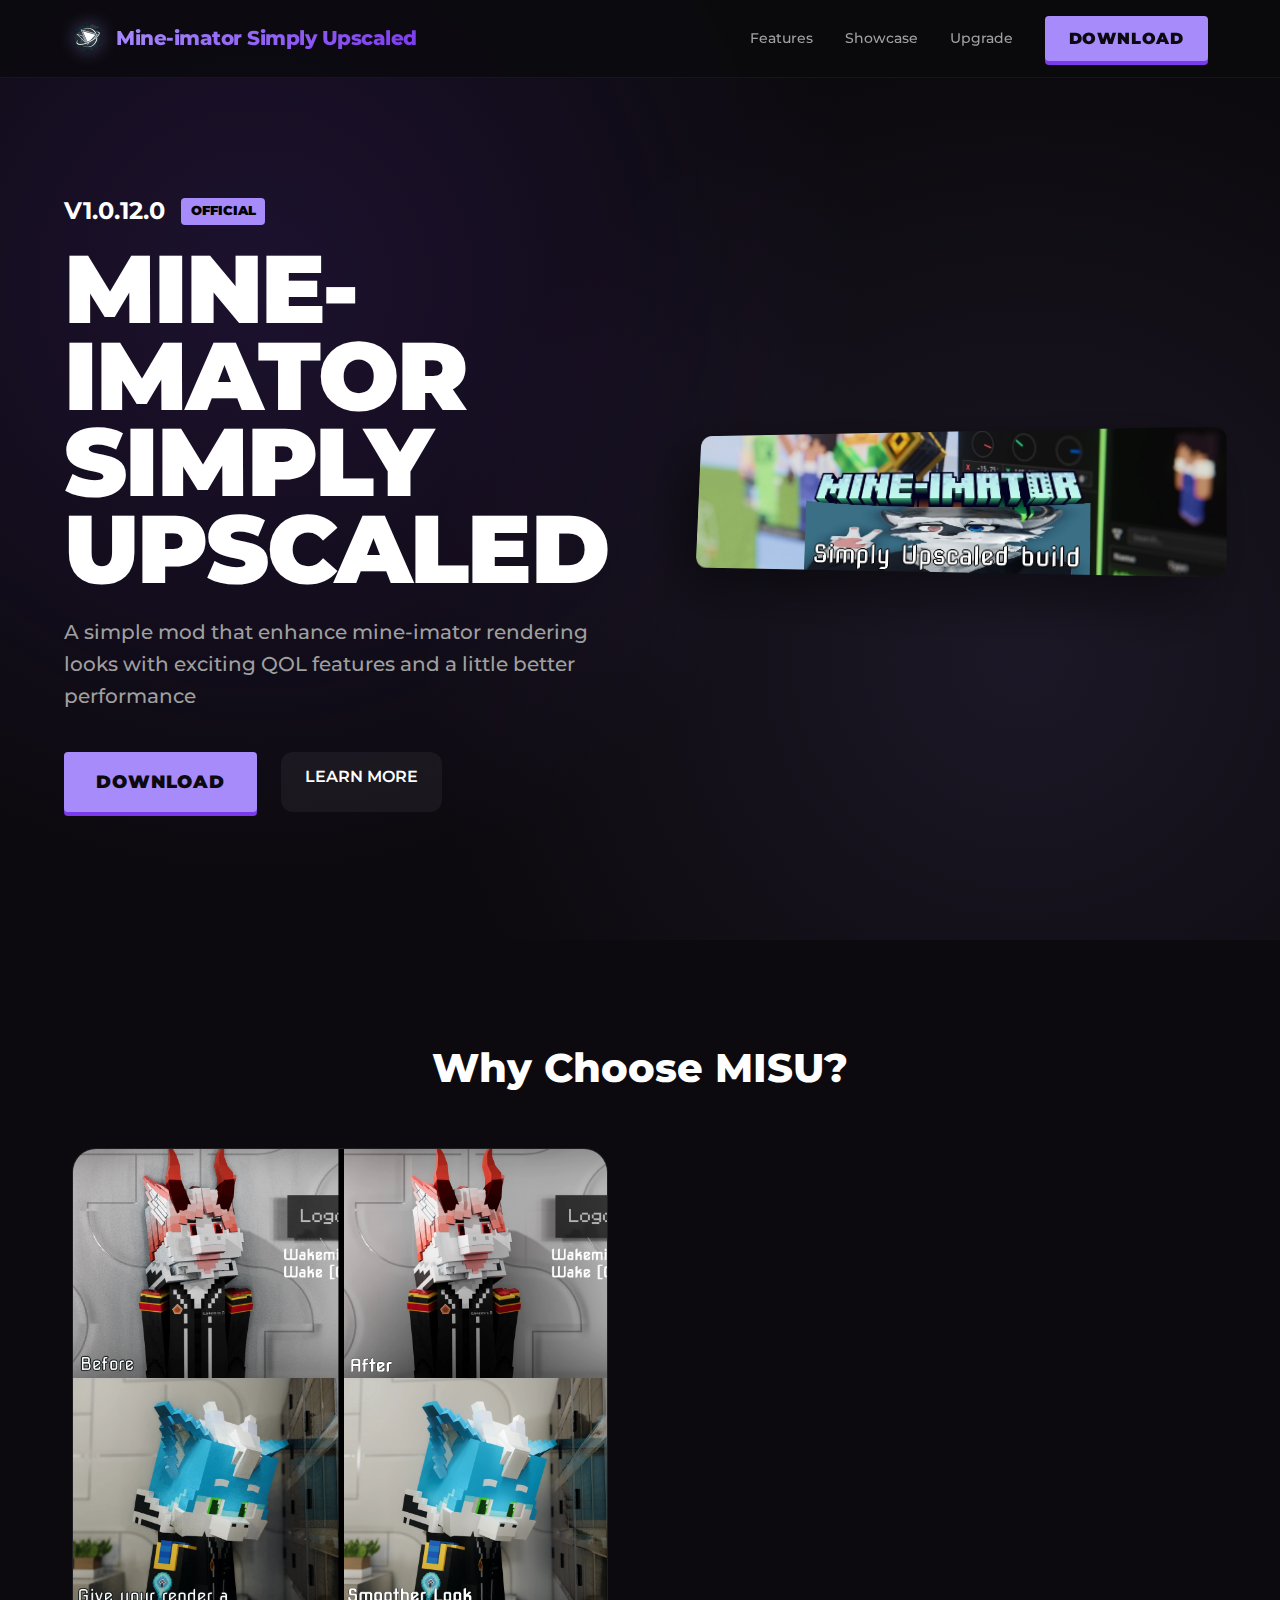
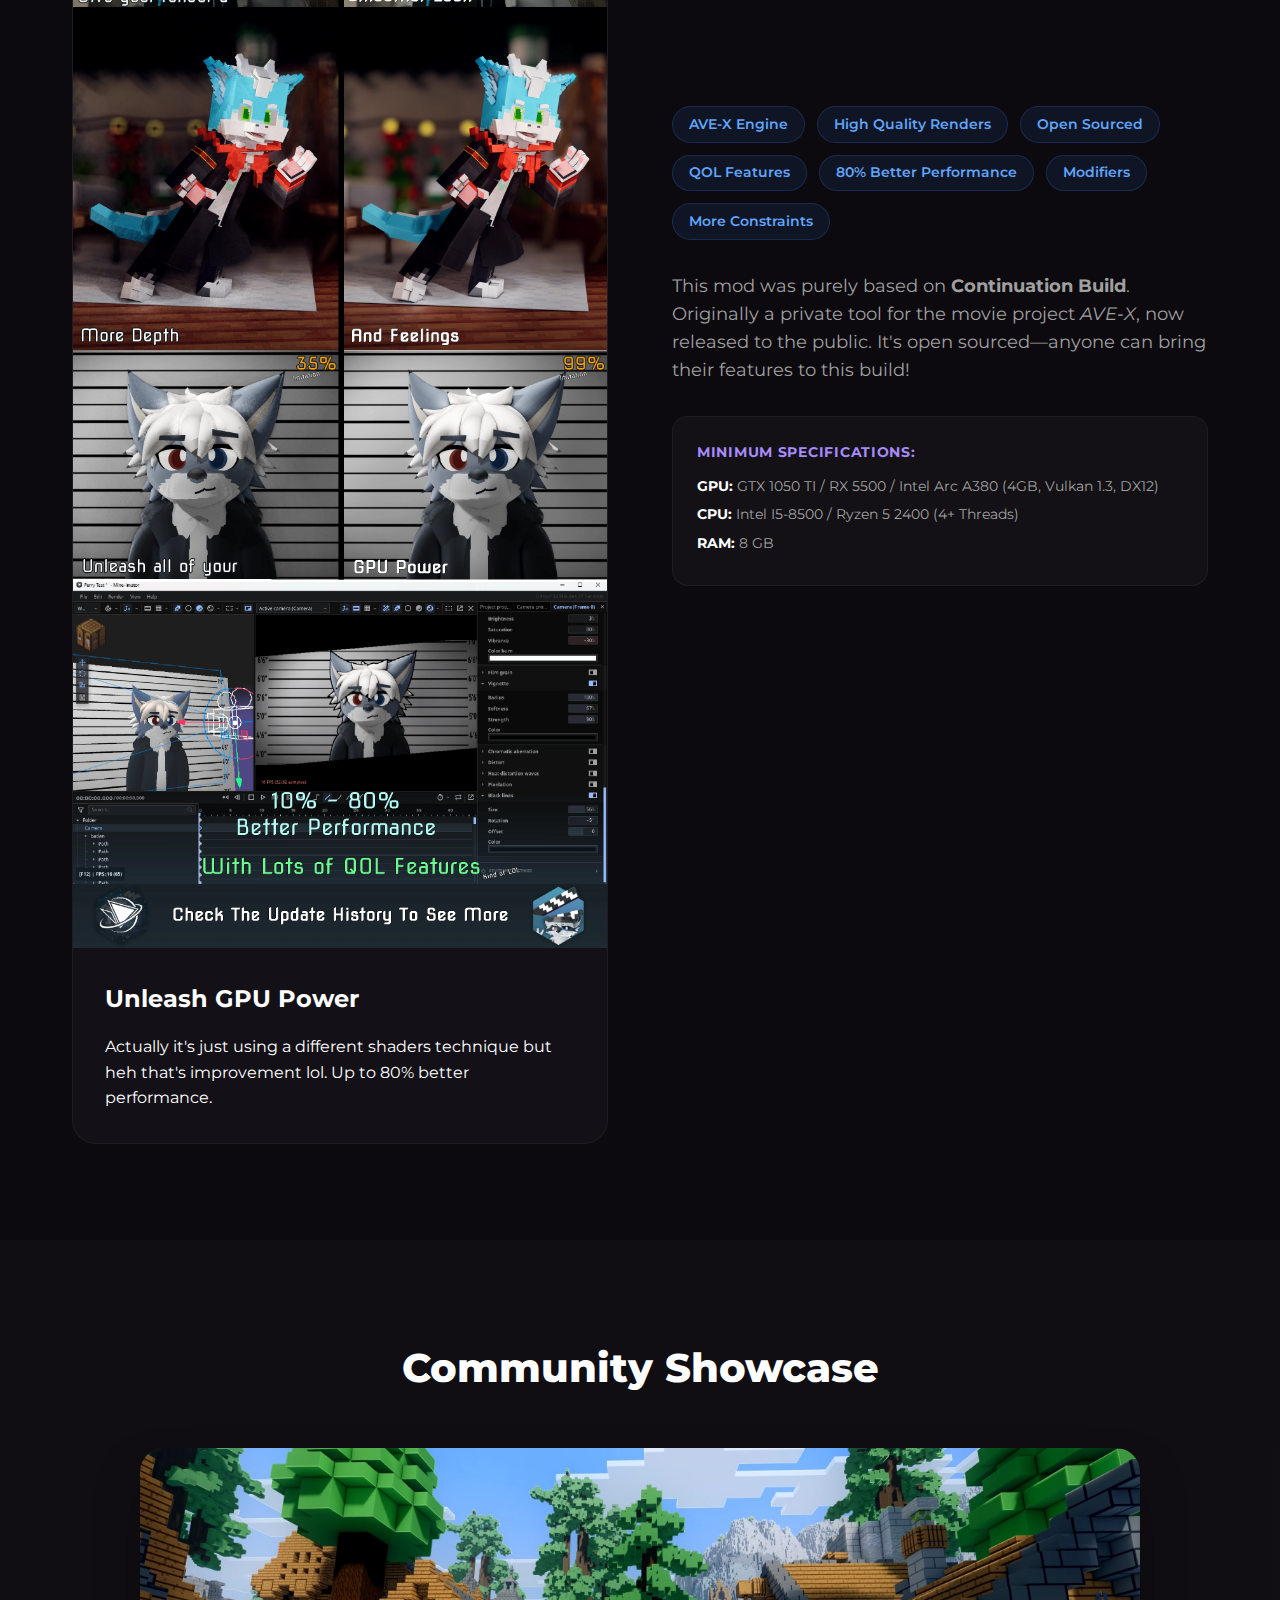
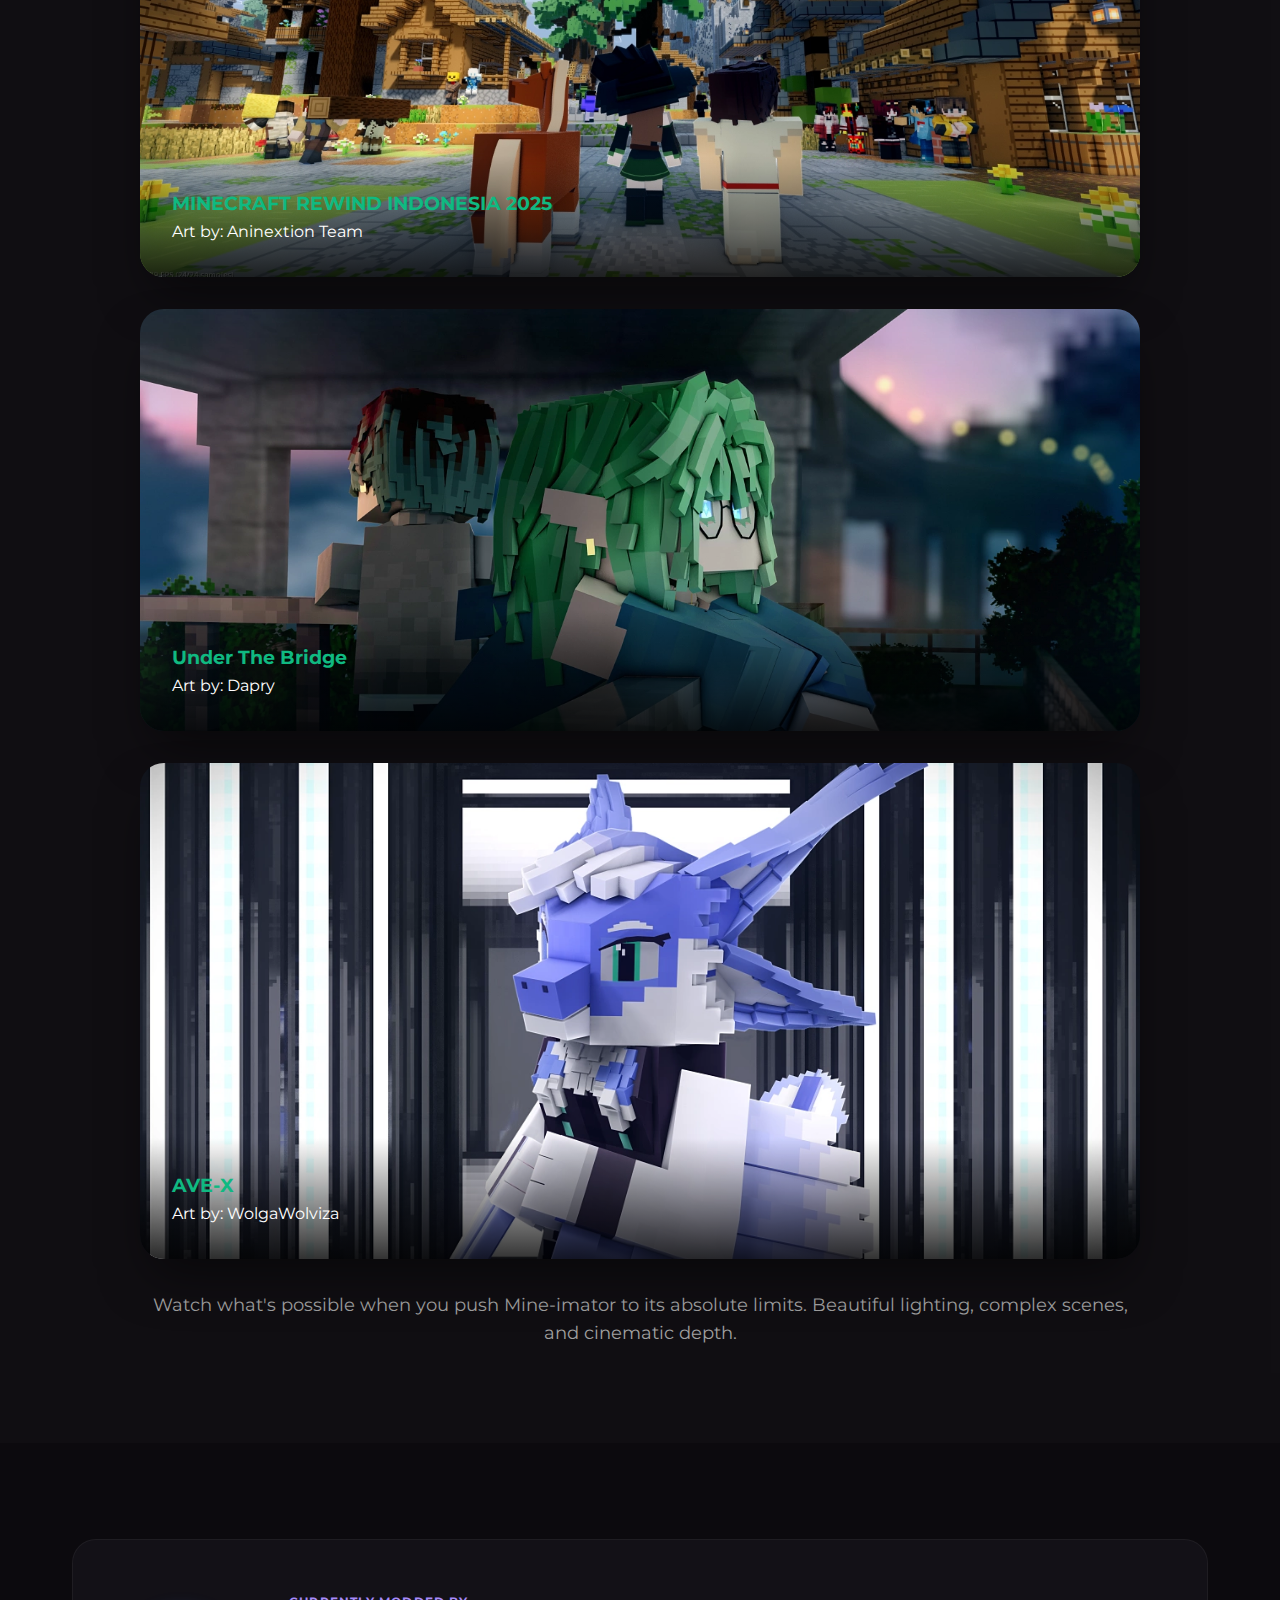
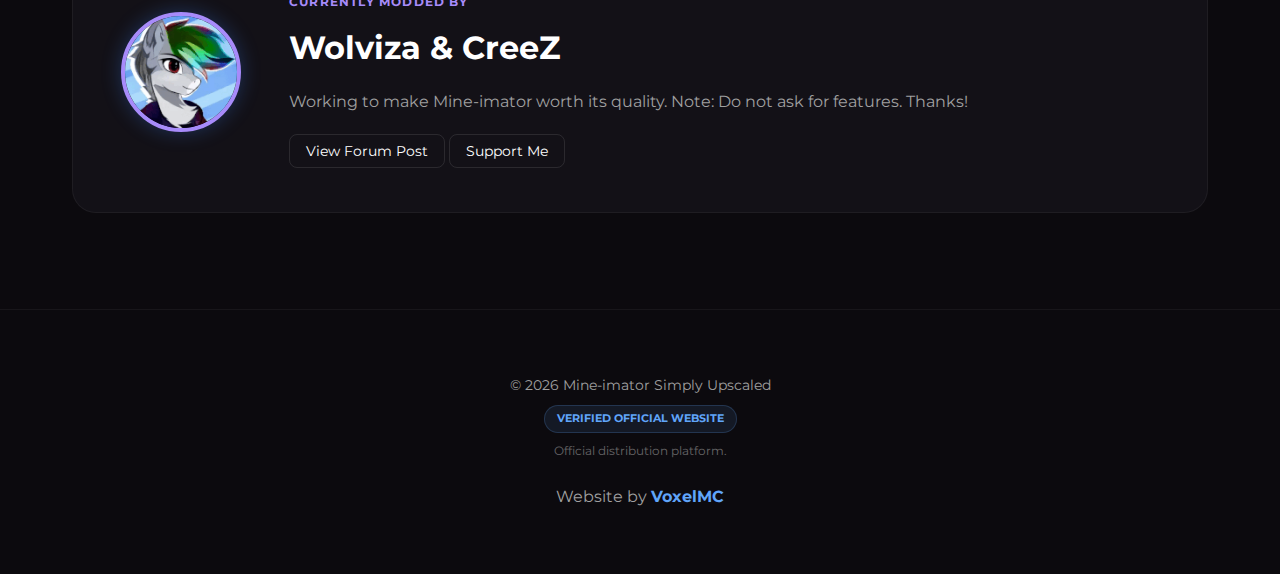
<file: index.html>
<!DOCTYPE html>
<html lang="en">
<head>
    <meta charset="UTF-8">
    <meta name="viewport" content="width=device-width, initial-scale=1.0">
    <title>Mine-imator Simply Upscaled | Enhance Your Animation</title>
    <link rel="preconnect" href="https://fonts.googleapis.com">
    <link rel="preconnect" href="https://fonts.gstatic.com" crossorigin>
    <link href="https://fonts.googleapis.com/css2?family=Montserrat:wght@400;700;900&display=swap" rel="stylesheet">
    <link rel="apple-touch-icon" sizes="180x180" href="/apple-touch-icon.png">
    <link rel="icon" type="image/png" sizes="32x32" href="/favicon-32x32.png">
    <link rel="icon" type="image/png" sizes="16x16" href="/favicon-16x16.png">
    <link rel="manifest" href="/site.webmanifest">
    <link rel="shortcut icon" href="/favicon.ico">
    <link rel="stylesheet" href="style.css">
    <script type="importmap">
    {
      "imports": {
        "lucide": "https://esm.sh/lucide@0.441.0"
      }
    }
    </script>
</head>
<body class="site-body">
    <!-- MAINTENANCE TOGGLE: Change to 'true' to enable maintenance mode -->
    <script>
        window.MAINTENANCE_MODE = false;
    </script>
    <div class="stars-wrapper">
        <div id="stars"></div>
        <div id="stars2"></div>
        <div id="stars3"></div>
    </div>
	
    <div id="maintenance-screen" style="display: none; height: 100vh; width: 100%; display: flex; flex-direction: column; align-items: center; justify-content: center; text-align: center; background: #060b18; position: fixed; top: 0; left: 0; z-index: 9999; padding: 2rem;">
        <img src="/Misu_Logo.webp" alt="Logo" style="height: 80px; margin-bottom: 2rem; filter: drop-shadow(0 0 15px rgba(140, 200, 250, 0.5));">
        <h1 style="font-size: 3rem; margin-bottom: 1rem; color: #60a5fa;">UNDER MAINTENANCE</h1>
        <p style="color: #a0a0a0; font-size: 1.2rem; max-width: 600px;">We're currently updating the official build of Mine-imator Simply Upscaled. We'll be back shortly!</p>
        <div style="margin-top: 2rem; padding: 1rem 2rem; border: 1px solid rgba(96, 165, 250, 0.3); border-radius: 8px; color: #3b82f6; font-weight: 700; text-transform: uppercase; letter-spacing: 0.1em;">
            Coming Back Soon
        </div>
    </div>

    <script>
        if (window.MAINTENANCE_MODE) {
            document.getElementById('maintenance-screen').style.display = 'flex';
            document.querySelector('.site-body').style.overflow = 'hidden';
            // Hide main content
            window.addEventListener('DOMContentLoaded', () => {
                document.querySelectorAll('header, main, footer').forEach(el => el.style.display = 'none');
            });
        } else {
            document.getElementById('maintenance-screen').style.display = 'none';
        }
    </script>

    <header>
        <nav>
            <div class="logo">
                <img src="/Misu_Logo.webp" alt="MISU Logo" class="nav-logo-img">
                <span>Mine-imator Simply Upscaled</span>
            </div>
            <div class="nav-links">
                <a href="/#features">Features</a>
                <a href="/#showcase">Showcase</a>
                <a href="https://www.mineimator.com/upgrade" target="_blank">Upgrade</a>
                <!-- UPDATE AREA: Navigation Download Link -->
                <a href="download.html" class="btn-primary">Download</a>
            </div>
        </nav>
    </header>

    <main>
        <!-- Hero Section -->
        <section class="hero">
            <div class="container hero-container">
                <div class="hero-content">
                    <!-- UPDATE AREA: Hero Version Tag -->
                    <div class="hero-tag"><span class="current-version-text">V1.0.12.0</span> <span class="tag-new">OFFICIAL</span></div>
                    <h1 class="hero-title">MINE-IMATOR SIMPLY UPSCALED</h1>
                    <p class="subtitle">A simple mod that enhance mine-imator rendering looks with exciting QOL features and a little better performance</p>
                    <div class="hero-btns">
                        <!-- UPDATE AREA: Hero Download Button -->
                        <a href="download.html" class="btn-primary btn-large">DOWNLOAD</a>
                        <a href="#features" class="btn-secondary">LEARN MORE</a>
                    </div>
                </div>
                <div class="hero-visual">
                    <img src="/MisuHeader.webp" alt="Mine-imator Simply Upscaled" class="floating-img">
                </div>
            </div>
		  <div class="wave">
			<span></span>
			<span></span>
			<span></span>
		  </div>
        </section>

        <!-- Features Section -->
        <section id="features" class="features">
            <div class="container">
                <h2 class="section-title">Why Choose MISU?</h2>
                <div class="feature-grid">
                    <div class="feature-card">
                        <img src="/Iklan.webp" alt="Performance Features" class="feature-img">
                        <div class="feature-info">
                            <h3>Unleash GPU Power</h3>
                            <p>Actually it's just using a different shaders technique but heh that's improvement lol. Up to 80% better performance.</p>
                        </div>
                    </div>
                    <div class="feature-details">
                        <div class="badge-list">
                            <span class="badge">AVE-X Engine</span>
                            <span class="badge">High Quality Renders</span>
                            <span class="badge">Open Sourced</span>
                            <span class="badge">QOL Features</span>
                            <span class="badge">80% Better Performance</span>
                            <span class="badge">Modifiers</span>
                            <span class="badge">More Constraints</span>
                        </div>
                        <p class="description">
                            This mod was purely based on <strong>Continuation Build</strong>. Originally a private tool for the movie project <em>AVE-X</em>, now released to the public. It's open sourced—anyone can bring their features to this build!
                        </p>
                        <div class="specs-box">
                            <h4>Minimum Specifications:</h4>
                            <ul>
                                <li><strong>GPU:</strong> GTX 1050 TI / RX 5500 / Intel Arc A380 (4GB, Vulkan 1.3, DX12)</li>
                                <li><strong>CPU:</strong> Intel I5-8500 / Ryzen 5 2400 (4+ Threads)</li>
                                <li><strong>RAM:</strong> 8 GB</li>
                            </ul>
                        </div>
                    </div>
                </div>
            </div>
        </section>

        <!-- Showcase Section -->
        <section id="showcase" class="showcase">
            <div class="container">
                <h2 class="section-title">Community Showcase</h2>
                <div class="showcase-container">
                    <div class="image-wrapper">
                        <img src="/Rewind.webp" alt="Minecraft Rewind 2025" class="showcase-img">
                        <div class="image-overlay">
                            <h3>MINECRAFT REWIND INDONESIA 2025</h3>
                            <p>Art by: Aninextion Team</p>
                        </div>
                    </div>
					<div class="image-wrapper">
                        <img src="/underthebridge.webp" alt="Under The Bridge" class="showcase-img">
                        <div class="image-overlay">
                            <h3>Under The Bridge</h3>
                            <p>Art by: Dapry</p>
                        </div>	
                    </div>
                    <div class="image-wrapper">
                        <img src="/AVE-X.webp" alt="Ave-x" class="showcase-img">
                        <div class="image-overlay">
                            <h3>AVE-X</h3>
                            <p>Art by: WolgaWolviza</p>
                        </div>
                    </div>
                    <p class="showcase-text">Watch what's possible when you push Mine-imator to its absolute limits. Beautiful lighting, complex scenes, and cinematic depth.</p>
                </div>
            </div>
        </section>

        <!-- Creator Section -->
        <section class="creator">
            <div class="container">
                <div class="creator-card">
                    <div class="creator-avatar">
                        <img src="/ezgif.com-gif-maker.thumb.gif.f17e174ddeb5c1a90e60c07b05af468f.gif" alt="Yogaindo CR">
                    </div>
                    <div class="creator-info">
                        <span class="label">Currently Modded By</span>
                        <h3>Wolviza & CreeZ</h3>
                        <p>Working to make Mine-imator worth its quality. Note: Do not ask for features. Thanks!</p>
                        <div class="socials">
                            <a href="https://www.mineimatorforums.com/index.php?/topic/96121-mine-imator-simply-upscaled-build-10120-public-version/" target="_blank" class="btn-outline">View Forum Post</a>
                            <a href="https://store.steampowered.com/search/?developer=Wolviza" target="_blank" class="btn-outline">Support Me</a>
                        </div>
                    </div>
                </div>
            </div>
        </section>

    </main>

    <footer>
        <div class="container">
            <p>© 2026 Mine-imator Simply Upscaled</p>
            <div style="display: inline-flex; align-items: center; gap: 0.5rem; margin-top: 0.5rem; padding: 0.25rem 0.75rem; background: rgba(96, 165, 250, 0.1); border-radius: 99px; border: 1px solid rgba(96, 165, 250, 0.2);">
                <span style="font-size: 0.7rem; color: #60a5fa; font-weight: 700; text-transform: uppercase;">Verified Official Website</span>
            </div>
            <p style="font-size: 0.75rem; margin-top: 0.5rem; opacity: 0.6;">Official distribution platform.</p>
            <p style="font-size: 1.0rem; margin-top: 1.5rem; opacity: 1.0;">Website by <a href="https://youtube.com/@itzyclion?si=SdbJYxqlsCl4mx5n" target="_blank" style="color: #60a5fa; text-decoration: none; font-weight: 700;">VoxelMC</a></p>
        </div>
    </footer>

    <script type="module" src="main.js"></script>
</body>
</html>
</file>
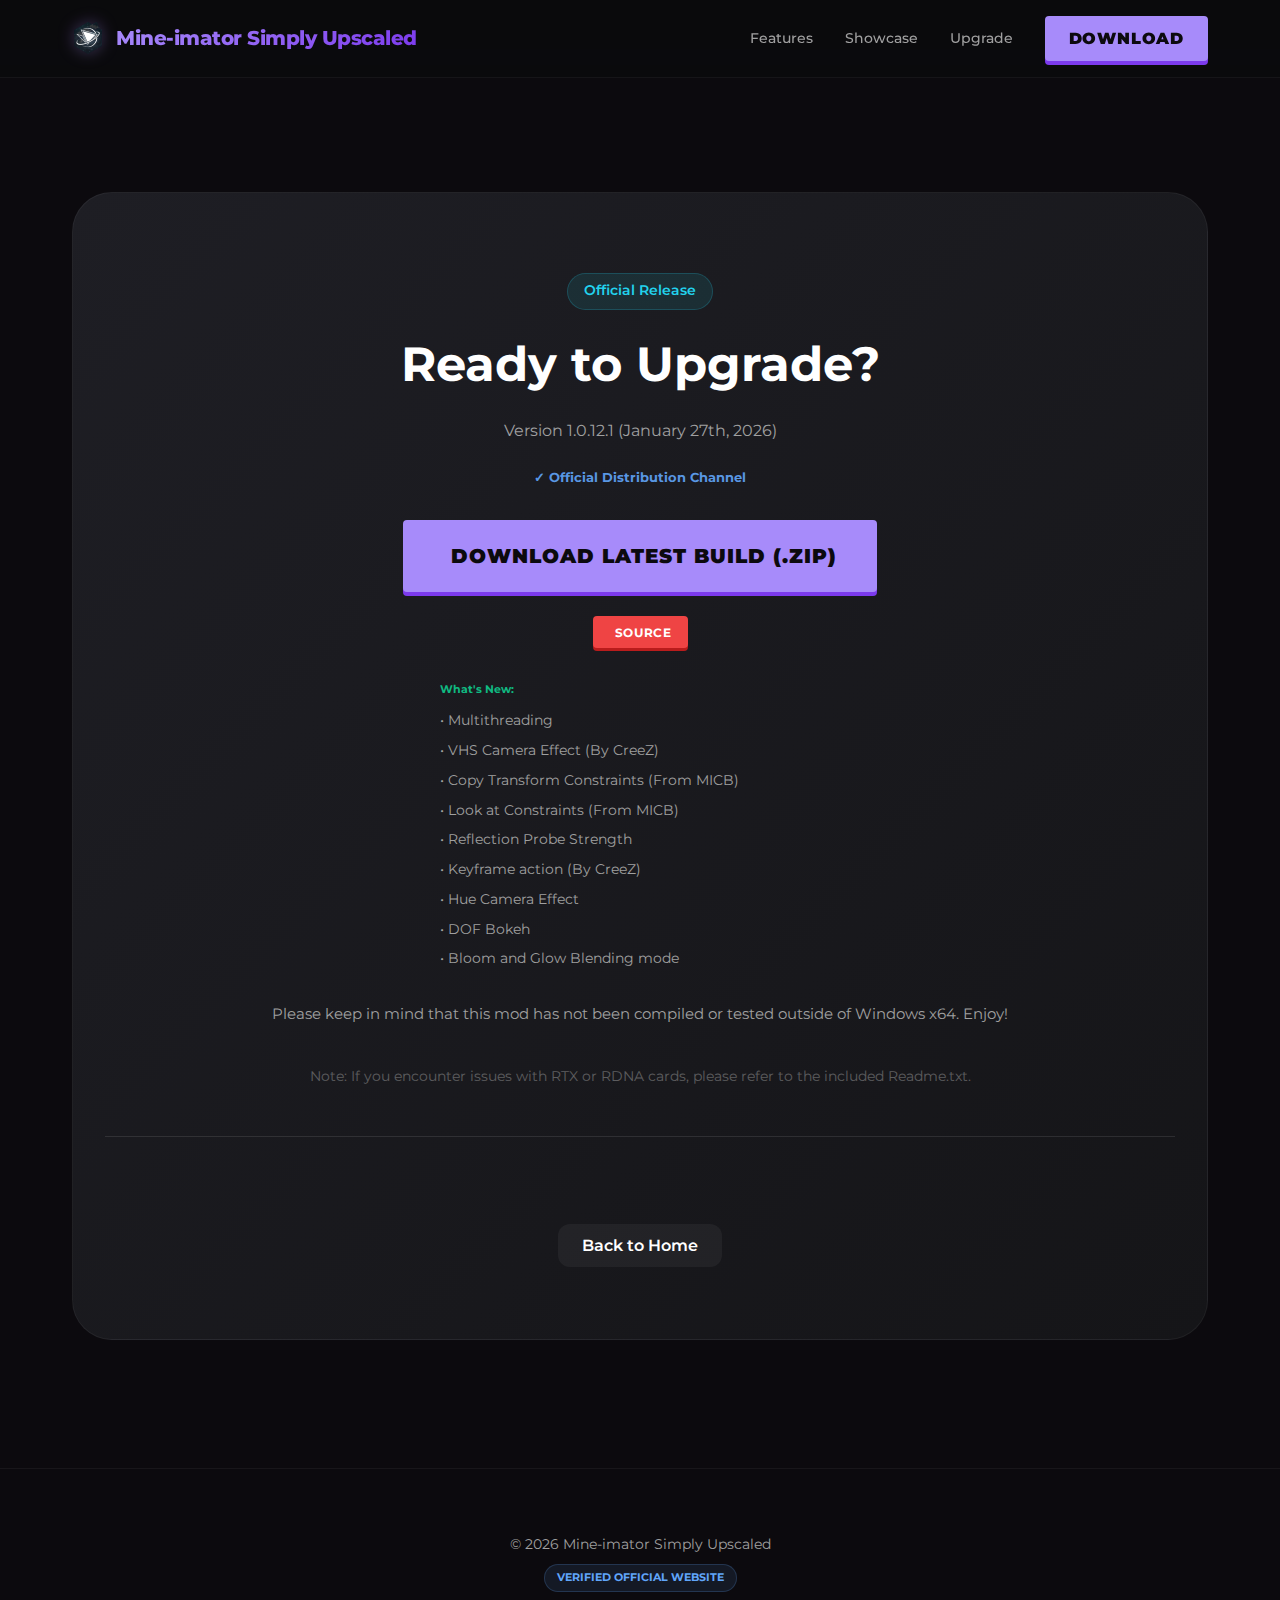
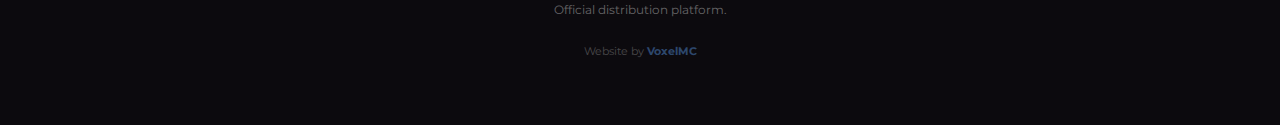
<file: download.html>
<!DOCTYPE html>
<html lang="en">
<head>
    <meta charset="UTF-8">
    <meta name="viewport" content="width=device-width, initial-scale=1.0">
    <title>Download | Mine-imator Simply Upscaled</title>
    <link rel="preconnect" href="https://fonts.googleapis.com">
    <link rel="preconnect" href="https://fonts.gstatic.com" crossorigin>
    <link href="https://fonts.googleapis.com/css2?family=Montserrat:wght@400;700;900&display=swap" rel="stylesheet">
    <link rel="apple-touch-icon" sizes="180x180" href="/apple-touch-icon.png">
    <link rel="icon" type="image/png" sizes="32x32" href="/favicon-32x32.png">
    <link rel="icon" type="image/png" sizes="16x16" href="/favicon-16x16.png">
    <link rel="manifest" href="/site.webmanifest">
    <link rel="shortcut icon" href="/favicon.ico">
    <link rel="stylesheet" href="style.css">
    <script type="importmap">
    {
      "imports": {
        "lucide": "https://esm.sh/lucide@0.441.0"
      }
    }
    </script>
</head>
<body class="site-body">
    <!-- MAINTENANCE TOGGLE: Change to 'true' to enable maintenance mode -->
    <script>
        window.MAINTENANCE_MODE = false;
    </script>
    <div class="stars-wrapper">
        <div id="stars"></div>
        <div id="stars2"></div>
        <div id="stars3"></div>
    </div>

    <div id="maintenance-screen" style="display: none; height: 100vh; width: 100%; display: flex; flex-direction: column; align-items: center; justify-content: center; text-align: center; background: #060b18; position: fixed; top: 0; left: 0; z-index: 9999; padding: 2rem;">
        <img src="/68747470733a2f2f752e6375626575706c6f61642e636f6d2f596f6761696e646f43522f4d6973752e706e67.png" alt="Logo" style="height: 80px; margin-bottom: 2rem; filter: drop-shadow(0 0 15px rgba(167, 139, 250, 0.5));">
        <h1 style="font-size: 3rem; margin-bottom: 1rem; color: #60a5fa;">UNDER MAINTENANCE</h1>
        <p style="color: #a0a0a0; font-size: 1.2rem; max-width: 600px;">We're currently updating the official build of Mine-imator Simply Upscaled. We'll be back shortly!</p>
        <div style="margin-top: 2rem; padding: 1rem 2rem; border: 1px solid rgba(96, 165, 250, 0.3); border-radius: 8px; color: #3b82f6; font-weight: 700; text-transform: uppercase; letter-spacing: 0.1em;">
            Coming Back Soon
        </div>
    </div>

    <script>
        if (window.MAINTENANCE_MODE) {
            document.getElementById('maintenance-screen').style.display = 'flex';
            document.querySelector('.site-body').style.overflow = 'hidden';
            window.addEventListener('DOMContentLoaded', () => {
                document.querySelectorAll('header, main, footer').forEach(el => el.style.display = 'none');
            });
        } else {
            document.getElementById('maintenance-screen').style.display = 'none';
        }
    </script>

    <header>
        <nav>
            <div class="logo">
                <a href="index.html" style="text-decoration: none; color: inherit; display: flex; align-items: center; gap: 0.75rem;">
                    <img src="/Misu_Logo.webp" alt="MISU Logo" class="nav-logo-img">
                    <span>Mine-imator Simply Upscaled</span>
                </a>
            </div>
            <div class="nav-links">
                <a href="index.html#features">Features</a>
                <a href="index.html#showcase">Showcase</a>
                <a href="https://www.mineimator.com/upgrade" target="_blank">Upgrade</a>
                <a href="download.html" class="btn-primary">Download</a>
            </div>
        </nav>
    </header>

    <main>
        <section class="download-section" style="padding-top: 12rem;">
            <div class="container">
                <div class="download-box">
                    <div class="badge" style="display: inline-block; margin-bottom: 1rem; background: rgba(34, 211, 238, 0.1); color: #22d3ee; border-color: rgba(34, 211, 238, 0.2);">Official Release</div>
                    <h2>Ready to Upgrade?</h2>
                    
                    <!-- UPDATE AREA: Version Info -->
                    <p>Version <span class="current-version-text">1.0.12.1</span> (January 27th, 2026)</p>
                    <p style="font-size: 0.8rem; margin-top: -1rem; margin-bottom: 2rem; color: #60a5fa; font-weight: 700; opacity: 0.9;">
                        ✓ Official Distribution Channel
                    </p>
                    
                    <!-- UPDATE AREA: Main Download Zip Link -->
                    <a href="https://github.com/YogaindoCR/Mine-imator-2.0.2-Simply-Upscaled-Build/releases/download/1.0.12.1/Mineimator_Simply_Upscaled_Build_1_0_12_1.zip" target="_blank" rel="noopener noreferrer" class="btn-primary btn-giant">
                        <i data-lucide="download"></i> DOWNLOAD LATEST BUILD (.ZIP)
                    </a>

                    <div style="display: block;">
                        <!-- UPDATE AREA: GitHub Source Link -->
                        <a href="https://github.com/YogaindoCR/Mine-imator-2.0.2-Simply-Upscaled-Build" target="_blank" rel="noopener noreferrer" class="btn-red">
                            <i data-lucide="external-link"></i> SOURCE
                        </a>
                    </div>

                    <!-- UPDATE AREA: Changelog / Release Notes -->
                    <div class="changelog-mini" style="text-align: left; max-width: 400px; margin: 2rem auto 0;">
                        <h5>What's New:</h5>
                        <span>• Multithreading</span>
                        <span>• VHS Camera Effect (By CreeZ)</span>
                        <span>• Copy Transform Constraints (From MICB)</span>
                        <span>• Look at Constraints (From MICB)</span>
                        <span>• Reflection Probe Strength</span>
                        <span>• Keyframe action (By CreeZ)</span>
                        <span>• Hue Camera Effect</span>
                        <span>• DOF Bokeh</span>
                        <span>• Bloom and Glow Blending mode</span>
                    </div>

                    <p style="margin-top: 2rem; color: var(--text-dim); font-size: 0.95rem;">Please keep in mind that this mod has not been compiled or tested outside of Windows x64. Enjoy!</p>
                    <p class="disclaimer">Note: If you encounter issues with RTX or RDNA cards, please refer to the included Readme.txt.</p>
                <div style="margin-top: 3rem; padding-top: 2rem; border-top: 1px solid rgba(255,255,255,0.1);">                        
                
                <div style="margin-top: 4rem; text-align: center;">
                    <a href="index.html" class="btn-secondary">
                        <i data-lucide="arrow-left"></i> Back to Home
                    </a>
                </div>
            </div>
        </section>
    </main>

    <footer>
        <div class="container">
            <p>© 2026 Mine-imator Simply Upscaled</p>
            <div style="display: inline-flex; align-items: center; gap: 0.5rem; margin-top: 0.5rem; padding: 0.25rem 0.75rem; background: rgba(96, 165, 250, 0.1); border-radius: 99px; border: 1px solid rgba(96, 165, 250, 0.2);">
                <span style="font-size: 0.7rem; color: #60a5fa; font-weight: 700; text-transform: uppercase;">Verified Official Website</span>
            </div>
            <p style="font-size: 0.75rem; margin-top: 0.5rem; opacity: 0.6;">Official distribution platform.</p>
            <p style="font-size: 0.7rem; margin-top: 1.5rem; opacity: 0.4;">Website by <a href="https://youtube.com/@itzyclion?si=SdbJYxqlsCl4mx5n" target="_blank" style="color: #60a5fa; text-decoration: none; font-weight: 700;">VoxelMC</a></p>
        </div>
    </footer>

    <script type="module" src="main.js"></script>
</body>
</html>
</file>
<file: style.css>
:root {
    --bg-color: #0c0a0e;
    --card-bg: #131117;
    --primary-color: #a78bfa;
    --primary-dark: #7c3aed;
    --secondary-color: #10b981;
    --text-main: #ffffff;
    --text-dim: #a0a0a0;
    --accent-gradient: linear-gradient(135deg, #a78bfa 0%, #7c3aed 100%);
    --font-main: 'Montserrat', sans-serif;
}

* {
    margin: 0;
    padding: 0;
    box-sizing: border-box;
}

html {
    scroll-behavior: smooth;
}

body {
    background-color: var(--bg-color);
    color: var(--text-main);
    font-family: var(--font-main);
    line-height: 1.6;
    overflow-x: hidden;
}

.container {
    max-width: 1200px;
    margin: 0 auto;
    padding: 0 2rem;
}

/* Header & Nav */
header {
    position: fixed;
    top: 0;
    width: 100%;
    z-index: 1000;
    background: rgba(10, 10, 12, 0.8);
    backdrop-filter: blur(12px);
    border-bottom: 1px solid rgba(255, 255, 255, 0.05);
}

nav {
    display: flex;
    justify-content: space-between;
    align-items: center;
    padding: 1rem 2rem;
    max-width: 1200px;
    margin: 0 auto;
}

.logo {
    font-weight: 800;
    font-size: 1.25rem;
    letter-spacing: -0.025em;
    display: flex;
    align-items: center;
    gap: 0.75rem;
}

.logo span {
    background: var(--accent-gradient);
    -webkit-background-clip: text;
    -webkit-text-fill-color: transparent;
}

.nav-logo-img {
    height: 32px;
    width: auto;
    filter: drop-shadow(0 0 8px rgba(167, 139, 250, 0.3));
}

.nav-links {
    display: flex;
    gap: 2rem;
    align-items: center;
}

.nav-links a:not(.btn-primary) {
    text-decoration: none;
    color: var(--text-dim);
    font-size: 0.9rem;
    font-weight: 500;
    transition: color 0.3s;
}

.nav-links a:not(.btn-primary):hover {
    color: var(--text-main);
}

/* Buttons */
.btn-primary {
    background: var(--primary-color);
    color: #0c0a0e !important;
    padding: 0.6rem 1.5rem;
    border-radius: 4px;
    text-decoration: none;
    font-weight: 900;
    text-transform: uppercase;
    letter-spacing: 0.05em;
    transition: all 0.2s cubic-bezier(0.175, 0.885, 0.32, 1.275);
    display: inline-flex;
    align-items: center;
    gap: 0.5rem;
    box-shadow: 0 4px 0 var(--primary-dark);
}

.btn-primary:hover {
    transform: translateY(-2px);
    box-shadow: 0 6px 0 var(--primary-dark);
    filter: brightness(1.1);
}

.btn-primary:active {
    transform: translateY(2px);
    box-shadow: 0 2px 0 var(--primary-dark);
}

.btn-secondary {
    background: rgba(255, 255, 255, 0.05);
    color: white;
    padding: 0.75rem 1.5rem;
    border-radius: 12px;
    text-decoration: none;
    font-weight: 600;
    transition: background 0.3s;
}

.btn-secondary:hover {
    background: rgba(255, 255, 255, 0.1);
}

.btn-outline {
    border: 1px solid rgba(255, 255, 255, 0.1);
    color: var(--text-main);
    padding: 0.5rem 1rem;
    border-radius: 8px;
    text-decoration: none;
    font-size: 0.85rem;
    transition: background 0.3s;
}

.btn-outline:hover {
    background: rgba(255, 255, 255, 0.05);
}

.btn-large {
    padding: 1rem 2rem;
    font-size: 1.1rem;
}

.btn-giant {
    padding: 1.25rem 2.5rem;
    font-size: 1.25rem;
}

.btn-red {
    background: #ef4444;
    color: white !important;
    padding: 0.4rem 1rem;
    border-radius: 4px;
    text-decoration: none;
    font-weight: 700;
    font-size: 0.75rem;
    text-transform: uppercase;
    letter-spacing: 0.05em;
    transition: all 0.2s cubic-bezier(0.175, 0.885, 0.32, 1.275);
    display: inline-flex;
    align-items: center;
    gap: 0.4rem;
    box-shadow: 0 3px 0 #b91c1c;
    margin-top: 1.5rem;
}

.btn-red:hover {
    transform: translateY(-1px);
    box-shadow: 0 4px 0 #b91c1c;
    filter: brightness(1.1);
}

.btn-red:active {
    transform: translateY(1px);
    box-shadow: 0 1px 0 #b91c1c;
}

/* Hero */
.hero {
    padding: 12rem 2rem 8rem;
    background: radial-gradient(circle at 20% 30%, rgba(124, 58, 237, 0.15) 0%, transparent 50%),
                radial-gradient(circle at 80% 70%, rgba(167, 139, 250, 0.1) 0%, transparent 50%);
}

.hero-container {
    display: flex;
    align-items: center;
    gap: 4rem;
    max-width: 1400px;
}

.hero-content {
    flex: 1;
}

.hero-tag {
    font-weight: 700;
    font-size: 1.5rem;
    margin-bottom: 1rem;
    color: var(--text-main);
    display: flex;
    align-items: center;
    gap: 1rem;
}

.tag-new {
    background: #a78bfa;
    color: #000;
    font-size: 0.8rem;
    padding: 0.2rem 0.6rem;
    border-radius: 4px;
    font-weight: 900;
}

.hero-title {
    font-size: clamp(3rem, 8vw, 6rem);
    font-weight: 900;
    line-height: 0.9;
    margin-bottom: 1.5rem;
    letter-spacing: -0.02em;
    text-transform: uppercase;
}

.subtitle {
    font-size: 1.25rem;
    color: var(--text-dim);
    max-width: 600px;
    margin-bottom: 2.5rem;
    font-weight: 500;
}

.hero-btns {
    display: flex;
    gap: 1.5rem;
}

.hero-visual {
    flex: 1;
    display: flex;
    justify-content: center;
    perspective: 1000px;
}

.floating-img {
    width: 100%;
    max-width: 600px;
    border-radius: 12px;
    transform: rotateY(-15deg) rotateX(5deg);
    box-shadow: -20px 20px 60px rgba(0,0,0,0.5);
    transition: transform 0.5s ease;
}

.floating-img:hover {
    transform: rotateY(-5deg) rotateX(2deg);
}

/* Sections General */
.section-title {
    font-size: 2.5rem;
    font-weight: 800;
    margin-bottom: 3rem;
    text-align: center;
}

/* Features */
.features {
    padding: 6rem 0;
}

.feature-grid {
    display: grid;
    grid-template-columns: 1fr 1fr;
    gap: 4rem;
    align-items: center;
}

.feature-card {
    background: var(--card-bg);
    border-radius: 24px;
    overflow: hidden;
    border: 1px solid rgba(255, 255, 255, 0.05);
}

.feature-img {
    width: 100%;
    height: auto;
    display: block;
}

.feature-info {
    padding: 2rem;
}

.feature-info h3 {
    font-size: 1.5rem;
    margin-bottom: 1rem;
}

.badge-list {
    display: flex;
    flex-wrap: wrap;
    gap: 0.75rem;
    margin-bottom: 2rem;
}

.badge {
    background: rgba(59, 130, 246, 0.1);
    color: #60a5fa;
    padding: 0.4rem 1rem;
    border-radius: 99px;
    font-size: 0.85rem;
    font-weight: 600;
    border: 1px solid rgba(59, 130, 246, 0.2);
}

.description {
    color: var(--text-dim);
    font-size: 1.1rem;
    margin-bottom: 2rem;
}

.specs-box {
    background: rgba(255, 255, 255, 0.03);
    padding: 1.5rem;
    border-radius: 16px;
    border: 1px solid rgba(255, 255, 255, 0.05);
}

.specs-box h4 {
    font-size: 0.9rem;
    color: var(--primary-color);
    margin-bottom: 0.75rem;
    text-transform: uppercase;
    letter-spacing: 0.05em;
}

.specs-box ul {
    list-style: none;
    font-size: 0.85rem;
    color: var(--text-dim);
}

.specs-box li {
    margin-bottom: 0.4rem;
}

.specs-box strong {
    color: var(--text-main);
}

.changelog-mini {
    margin-top: 2rem;
    display: flex;
    flex-direction: column;
    gap: 0.5rem;
    color: var(--text-dim);
    font-size: 0.85rem;
}

.changelog-mini h5 {
    color: var(--secondary-color);
    margin-bottom: 0.25rem;
}

/* Showcase */
.showcase {
    padding: 6rem 0;
    background: rgba(255, 255, 255, 0.02);
}

.showcase-container {
    max-width: 1000px;
    margin: 0 auto;
    text-align: center;
}

.image-wrapper {
    position: relative;
    border-radius: 24px;
    overflow: hidden;
    margin-bottom: 2rem;
    box-shadow: 0 25px 50px -12px rgba(0, 0, 0, 0.5);
}

.showcase-img {
    width: 100%;
    display: block;
    transition: transform 0.5s;
}

.image-overlay {
    position: absolute;
    bottom: 0;
    left: 0;
    right: 0;
    padding: 2rem;
    background: linear-gradient(to top, rgba(0,0,0,0.8), transparent);
    text-align: left;
}

.image-overlay h3 {
    font-size: 1.2rem;
    color: var(--secondary-color);
}

.showcase-text {
    font-size: 1.1rem;
    color: var(--text-dim);
}

/* Creator */
.creator {
    padding: 6rem 0;
}

.creator-card {
    background: var(--card-bg);
    border-radius: 24px;
    padding: 3rem;
    display: flex;
    gap: 3rem;
    align-items: center;
    border: 1px solid rgba(255, 255, 255, 0.05);
}

.creator-avatar img {
    width: 120px;
    height: 120px;
    border-radius: 50%;
    border: 4px solid var(--primary-color);
    box-shadow: 0 0 20px rgba(59, 130, 246, 0.3);
}

.creator-info .label {
    text-transform: uppercase;
    font-size: 0.75rem;
    font-weight: 700;
    letter-spacing: 0.1em;
    color: var(--primary-color);
}

.creator-info h3 {
    font-size: 2rem;
    margin: 0.5rem 0 1rem;
}

.creator-info p {
    color: var(--text-dim);
    margin-bottom: 1.5rem;
}

/* Download Section */
.download-section {
    padding: 8rem 0;
    text-align: center;
}

.download-box {
    background: linear-gradient(135deg, #1e1e24 0%, #151518 100%);
    padding: 5rem 2rem;
    border-radius: 40px;
    border: 1px solid rgba(255, 255, 255, 0.05);
}

.download-box h2 {
    font-size: 3rem;
    margin-bottom: 1rem;
}

.download-box p {
    color: var(--text-dim);
    margin-bottom: 2.5rem;
}

.disclaimer {
    margin-top: 1.5rem;
    font-size: 0.85rem;
    opacity: 0.5;
}

.checksum-container {
    margin: 1.5rem auto 0;
    background: rgba(0, 0, 0, 0.2);
    padding: 0.6rem 1rem;
    border-radius: 8px;
    display: inline-flex;
    align-items: center;
    gap: 0.75rem;
    border: 1px solid rgba(255, 255, 255, 0.05);
    max-width: 90%;
}

.checksum-label {
    font-size: 0.7rem;
    font-weight: 800;
    color: var(--secondary-color);
    letter-spacing: 0.05em;
}

.checksum-value {
    font-family: 'Courier New', Courier, monospace;
    font-size: 0.75rem;
    color: var(--text-dim);
    word-break: break-all;
    user-select: all;
}

/* Footer */
footer {
    padding: 4rem 0;
    border-top: 1px solid rgba(255, 255, 255, 0.05);
    text-align: center;
    color: var(--text-dim);
    font-size: 0.9rem;
}

/* Mobile Optimizations */
@media (max-width: 968px) {
    .hero-container {
        flex-direction: column;
        text-align: center;
    }

    .hero-tag, .hero-btns {
        justify-content: center;
    }

    .hero-visual {
        order: -1;
    }

    .floating-img {
        transform: none;
    }
}

@media (max-width: 768px) {
    .nav-links {
        display: none;
    }
    
    .hero-title {
        font-size: 3rem;
    }

    .hero {
        padding-top: 8rem;
    }

    .feature-grid {
        grid-template-columns: 1fr;
        gap: 2rem;
    }

    .creator-card {
        flex-direction: column;
        text-align: center;
        padding: 2rem;
    }

    .download-box h2 {
        font-size: 2rem;
    }
}
</file>
